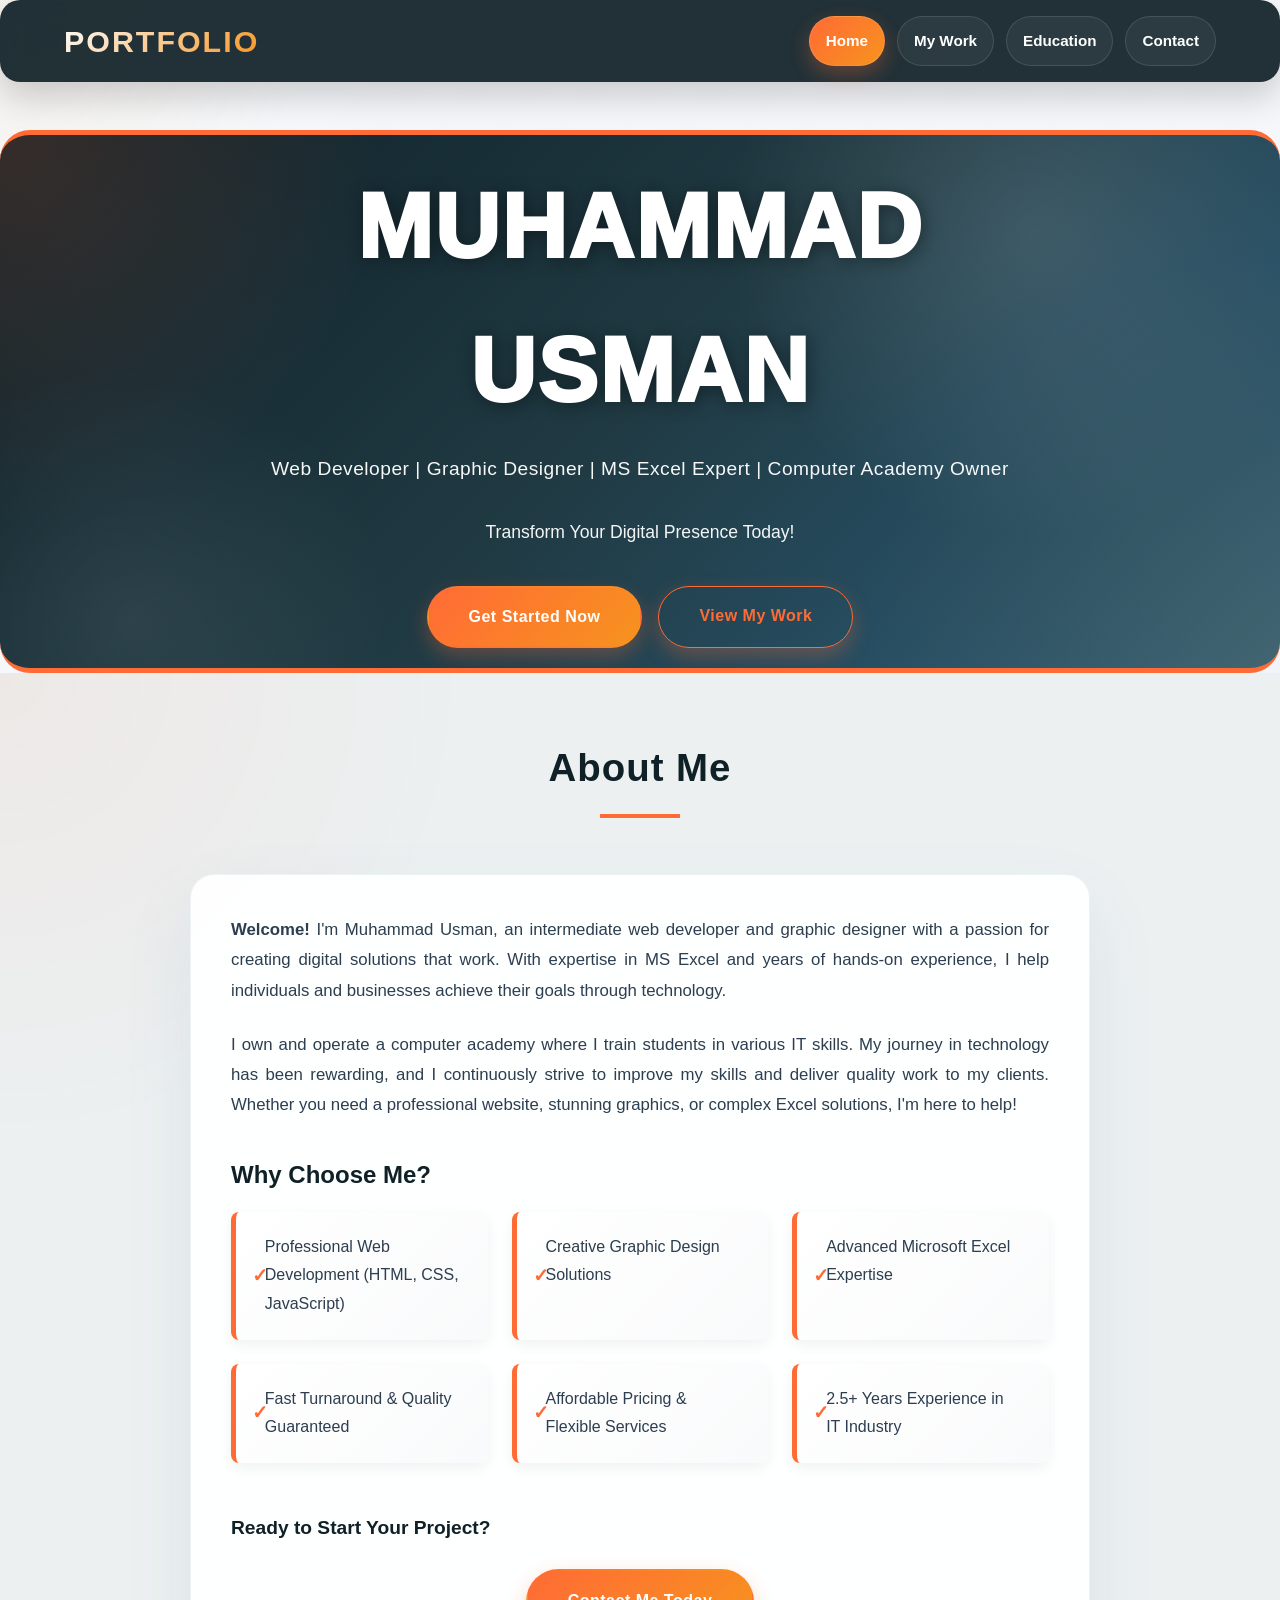
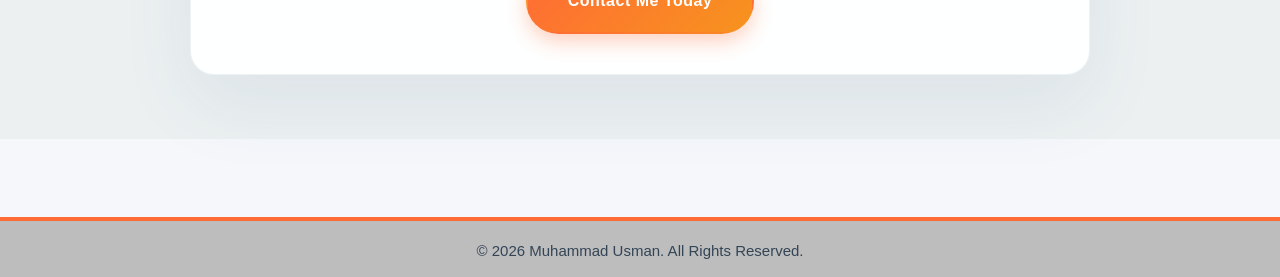
<file: index.html>
<!DOCTYPE html>
<html lang="en">
<head>
    <meta name="google-site-verification" content="bs26aPRZhvLoGX8NlHDaWf8jsWTc_P-zNp7blfCH2wk" />
    <meta charset="UTF-8">
    <meta name="viewport" content="width=device-width, initial-scale=1.0">
    <title>Muhammad Usman - Portfolio</title>
    <link rel="stylesheet" href="style.css">
</head>
<body>
    <!-- Header/Navigation -->
    <header class="header">
        <div class="container">
            <div class="logo">
                <h1>Portfolio</h1>
            </div>
            <nav class="navbar">
                <a href="index.html" class="nav-link active">Home</a>
                <a href="work.html" class="nav-link">My Work</a>
                <a href="education.html" class="nav-link">Education</a>
                <a href="contact.html" class="nav-link">Contact</a>
            </nav>
        </div>
    </header>

    <!-- Home Page Content -->
    <main class="main-content">
        <section class="hero">
            <div class="container">
                <div class="hero-content">
                    <h2 class="hero-title">MUHAMMAD USMAN</h2>
                    <p class="hero-subtitle">Web Developer | Graphic Designer | MS Excel Expert | Computer Academy Owner</p>
                    <p style="font-size: 1.1rem; margin-top: 2rem; opacity: 0.95;">Transform Your Digital Presence Today!</p>
                    <div class="hero-buttons">
                        <a href="contact.html" class="cta-btn">Get Started Now</a>
                        <a href="work.html" class="cta-btn secondary">View My Work</a>
                    </div>
                </div>
            </div>
        </section>

        <section class="about">
            <div class="container">
                <h2 class="section-title">About Me</h2>
                <div class="about-content">
                    <p><strong>Welcome!</strong> I'm Muhammad Usman, an intermediate web developer and graphic designer with a passion for creating digital solutions that work. With expertise in MS Excel and years of hands-on experience, I help individuals and businesses achieve their goals through technology.</p>
                    
                    <p>I own and operate a computer academy where I train students in various IT skills. My journey in technology has been rewarding, and I continuously strive to improve my skills and deliver quality work to my clients. Whether you need a professional website, stunning graphics, or complex Excel solutions, I'm here to help!</p>
                    
                    <h3>Why Choose Me?</h3>
                    <ul class="skills-list">
                        <li>Professional Web Development (HTML, CSS, JavaScript)</li>
                        <li>Creative Graphic Design Solutions</li>
                        <li>Advanced Microsoft Excel Expertise</li>
                        <li>Fast Turnaround & Quality Guaranteed</li>
                        <li>Affordable Pricing & Flexible Services</li>
                        <li>2.5+ Years Experience in IT Industry</li>
                    </ul>

                    <div style="text-align: center; margin-top: 3rem;">
                        <p style="font-size: 1.2rem; color: var(--primary-color); font-weight: 600; margin-bottom: 1.5rem;">Ready to Start Your Project?</p>
                        <a href="contact.html" class="cta-btn">Contact Me Today</a>
                    </div>
                </div>
            </div>
        </section>
    </main>

    <!-- Footer -->
    <footer class="footer">
        <div class="container">
            <p>&copy; 2026 Muhammad Usman. All Rights Reserved.</p>
        </div>
    </footer>
</body>
</html>
</file>
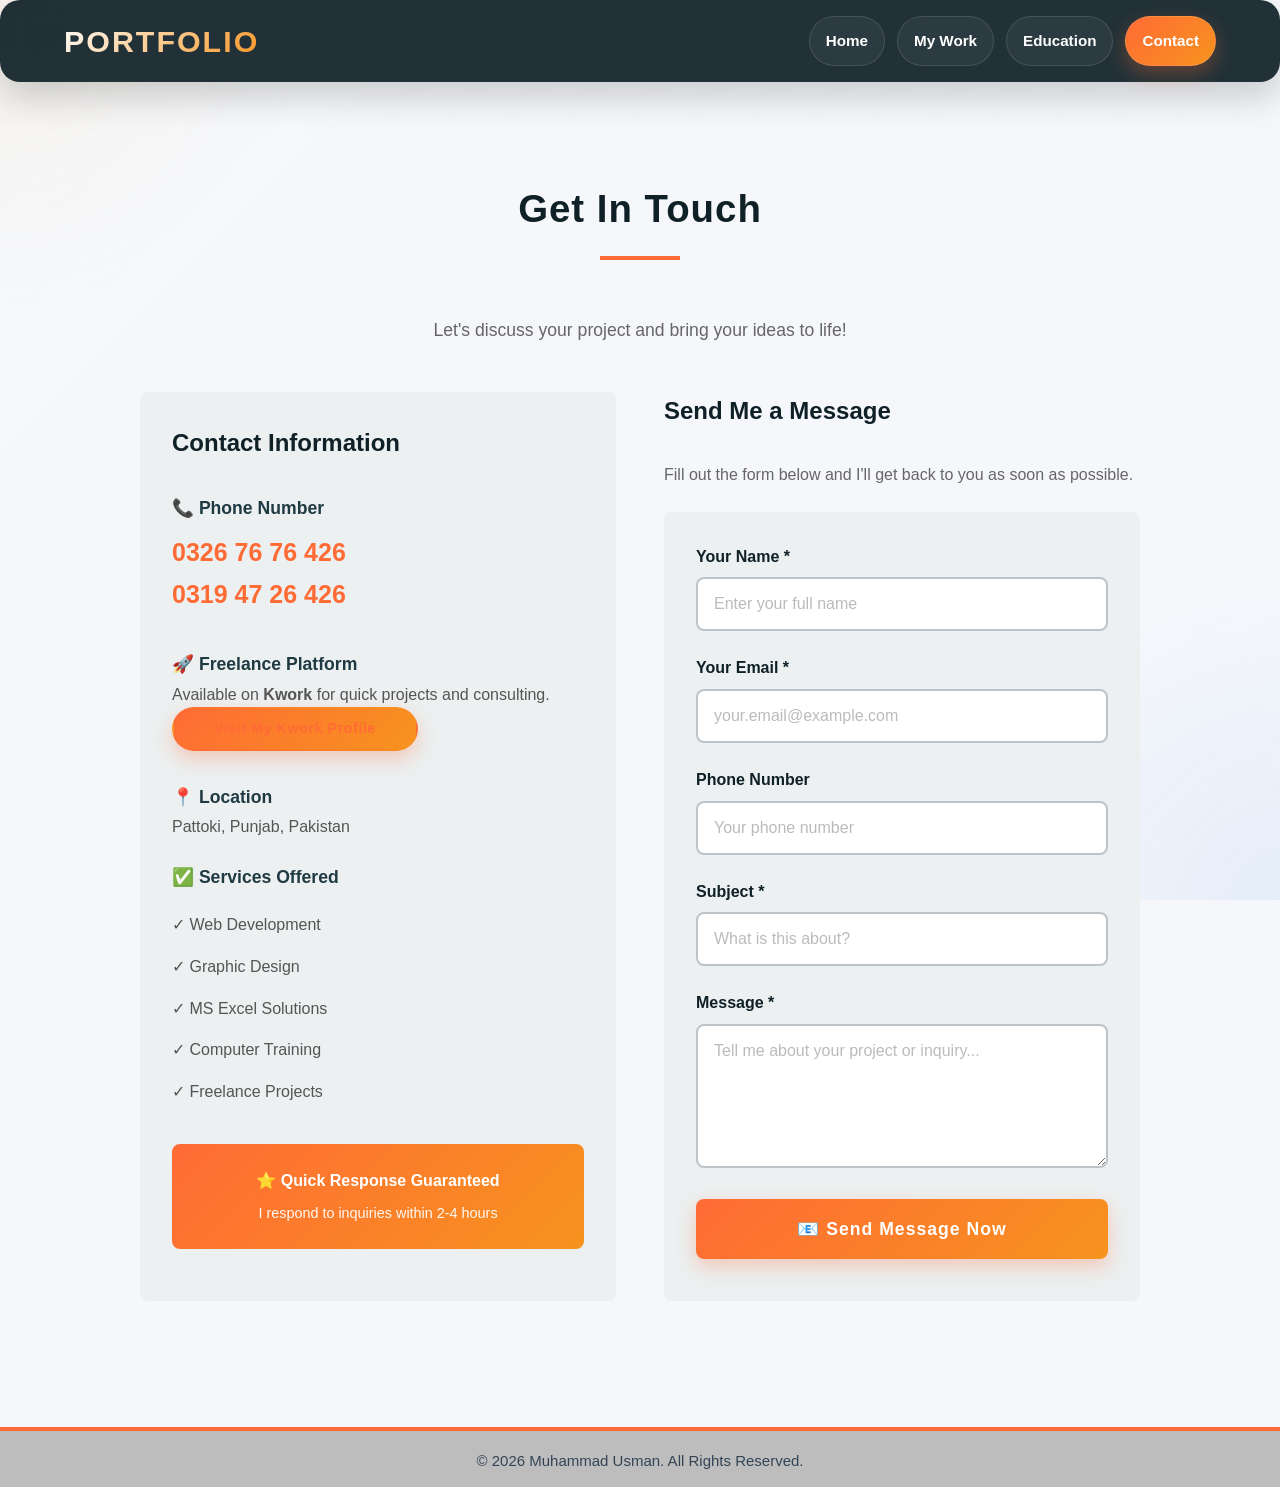
<file: contact.html>
<!DOCTYPE html>
<html lang="en">
<head>
    <meta charset="UTF-8">
    <meta name="viewport" content="width=device-width, initial-scale=1.0">
    <title>Contact - Muhammad Usman</title>
    <link rel="stylesheet" href="style.css">
</head>
<body>
    <!-- Header/Navigation -->
    <header class="header">
        <div class="container">
            <div class="logo">
                <h1>Portfolio</h1>
            </div>
            <nav class="navbar">
                <a href="index.html" class="nav-link">Home</a>
                <a href="work.html" class="nav-link">My Work</a>
                <a href="education.html" class="nav-link">Education</a>
                <a href="contact.html" class="nav-link active">Contact</a>
            </nav>
        </div>
    </header>

    <!-- Contact Page Content -->
    <main class="main-content">
        <section class="contact">
            <div class="container">
                <h2 class="section-title">Get In Touch</h2>
                <p class="section-intro">Let's discuss your project and bring your ideas to life!</p>
                
                <div class="contact-content">
                    <div class="contact-info">
                        <h3>Contact Information</h3>
                        
                        <div class="contact-item">
                            <h4>📞 Phone Number</h4>
                            <ul>
                                <li><a href="tel:03267676426">0326 76 76 426</a></li>
                                <li><a href="tel:03192726426">0319 47 26 426</a></li>
                            </ul>
                        </div>

                        <div class="contact-item">
                            <h4>🚀 Freelance Platform</h4>
                            <p>Available on <strong>Kwork</strong> for quick projects and consulting.</p>
                            <a href="https://kwork.com/user/muhammadusman3607" target="_blank" class="cta-btn" style="display: inline-block; margin-top: 0.5rem; font-size: 0.9rem;">Visit My Kwork Profile</a>
                        </div>

                        <div class="contact-item">
                            <h4>📍 Location</h4>
                            <p>Pattoki, Punjab, Pakistan</p>
                        </div>

                        <div class="contact-item">
                            <h4>✅ Services Offered</h4>
                            <ul>
                                <li>✓ Web Development</li>
                                <li>✓ Graphic Design</li>
                                <li>✓ MS Excel Solutions</li>
                                <li>✓ Computer Training</li>
                                <li>✓ Freelance Projects</li>
                              
                            </ul>
                        </div>

                        <div style="background: linear-gradient(135deg, var(--accent-color), var(--accent-light)); color: white; padding: 1.5rem; border-radius: 8px; margin-top: 1.5rem; text-align: center;">
                            <p style="font-weight: 600; margin-bottom: 0.5rem;">⭐ Quick Response Guaranteed</p>
                            <p style="font-size: 0.9rem; opacity: 0.95;">I respond to inquiries within 2-4 hours</p>
                        </div>
                    </div>

                    <div class="contact-form-section">
                        <h3>Send Me a Message</h3>
                        <p style="color: #666; margin-bottom: 1.5rem;">Fill out the form below and I'll get back to you as soon as possible.</p>
                        <form class="contact-form" id="contactForm">
                            <div class="form-group">
                                <label for="name">Your Name *</label>
                                <input type="text" id="name" name="name" required placeholder="Enter your full name">
                            </div>

                            <div class="form-group">
                                <label for="email">Your Email *</label>
                                <input type="email" id="email" name="email" required placeholder="your.email@example.com">
                            </div>

                            <div class="form-group">
                                <label for="phone">Phone Number</label>
                                <input type="tel" id="phone" name="phone" placeholder="Your phone number">
                            </div>

                            <div class="form-group">
                                <label for="subject">Subject *</label>
                                <input type="text" id="subject" name="subject" required placeholder="What is this about?">
                            </div>

                            <div class="form-group">
                                <label for="message">Message *</label>
                                <textarea id="message" name="message" rows="6" required placeholder="Tell me about your project or inquiry..."></textarea>
                            </div>
                             <button type="submit" class="submit-btn">📧 Send Message Now</button>
                            <p id="statusMsg" style="margin-top:10px; font-weight:bold;"></p>
                        </form>
                    </div>
                </div>
            </div>
        </section>
    </main>

    <!-- Footer -->
    <footer class="footer">
        <div class="container">
            <p>&copy; 2026 Muhammad Usman. All Rights Reserved.</p>
        </div>
    </footer>
    <script>
  document.getElementById('contactForm')
    .addEventListener('submit', function(e) {
    e.preventDefault();
    var data = {
      name: document.getElementById('name').value,
      email: document.getElementById('email').value,
      phone: document.getElementById('phone').value,
      subject: document.getElementById('subject').value,
      message: document.getElementById('message').value
    };
    fetch('https://script.google.com/macros/s/AKfycbwdYvibHHPXzH5-WhTQd0Vyo6G4XthnrY2A3uLBlguwGfaNttBYLJrG522arZOtYV_knQ/exec', {
      method: 'POST',
      body: JSON.stringify(data),
      mode: 'no-cors'
    })
    .then(() => {
      document.getElementById('statusMsg').innerText 
        = '✅ Your Massege is send the Admin!';
      document.getElementById('contactForm').reset();
    })
    .catch(() => {
      document.getElementById('statusMsg').innerText 
        = '❌ Try Again';
    });
  });
</script>
</body>
</html>
</file>
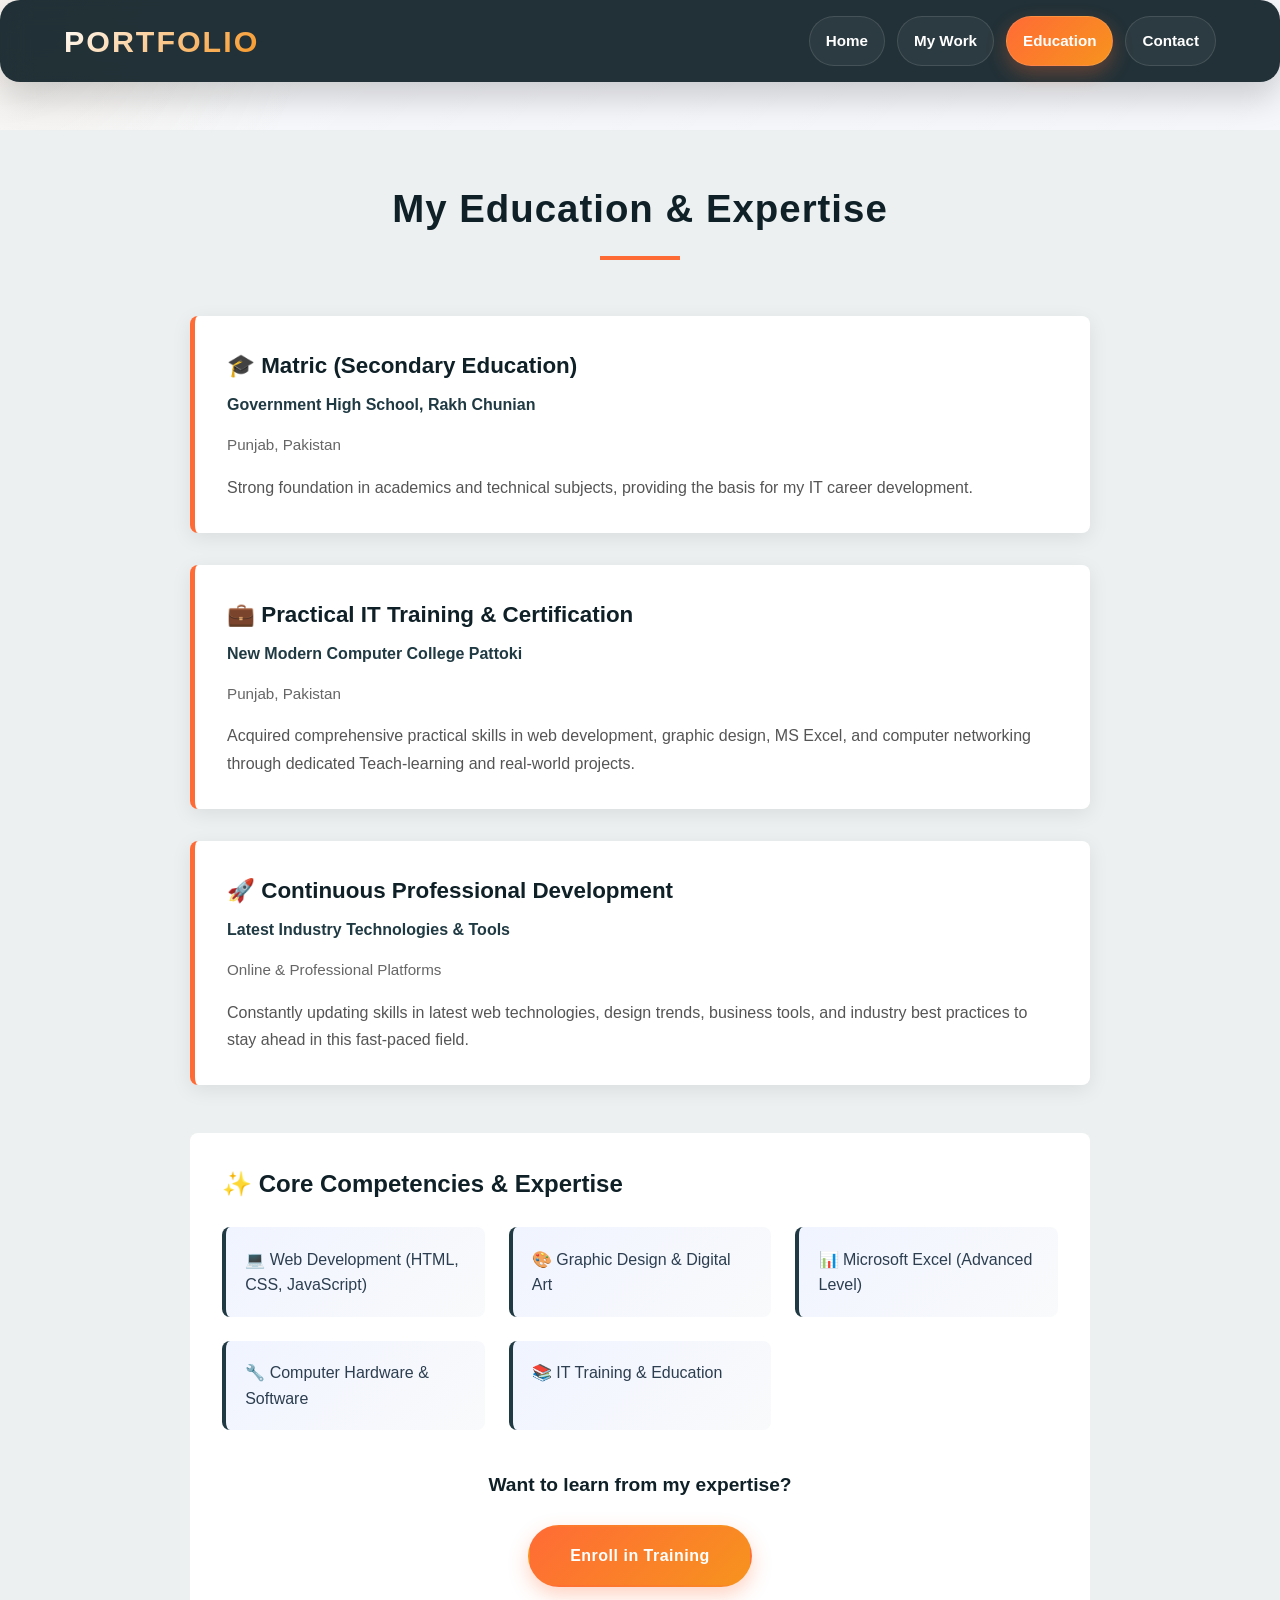
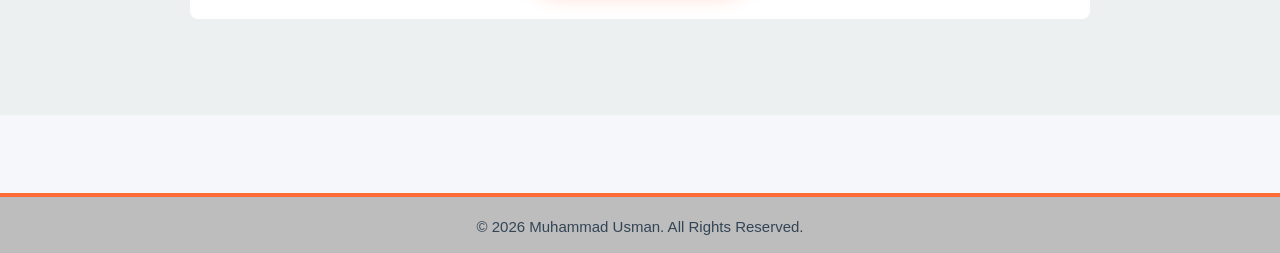
<file: education.html>
<!DOCTYPE html>
<html lang="en">
<head>
    <meta charset="UTF-8">
    <meta name="viewport" content="width=device-width, initial-scale=1.0">
    <title>Education - Muhammad Usman</title>
    <link rel="stylesheet" href="style.css">
</head>
<body>
    <!-- Header/Navigation -->
    <header class="header">
        <div class="container">
            <div class="logo">
                <h1>Portfolio</h1>
            </div>
            <nav class="navbar">
                <a href="index.html" class="nav-link">Home</a>
                <a href="work.html" class="nav-link">My Work</a>
                <a href="education.html" class="nav-link active">Education</a>
                <a href="contact.html" class="nav-link">Contact</a>
            </nav>
        </div>
    </header>

    <!-- Education Page Content -->
    <main class="main-content">
        <section class="education">
            <div class="container">
                <h2 class="section-title">My Education & Expertise</h2>
                
                <div class="education-list">
                    <div class="education-card">
                        <div class="education-header">
                            <h3>🎓 Matric (Secondary Education)</h3>
                            <p class="education-institution">Government High School, Rakh Chunian</p>
                        </div>
                        <p class="education-location">Punjab, Pakistan</p>
                        <p class="education-description">Strong foundation in academics and technical subjects, providing the basis for my IT career development.</p>
                    </div>

                    <div class="education-card">
                        <div class="education-header">
                            <h3>💼 Practical IT Training & Certification</h3>
                            <p class="education-institution">New Modern Computer College Pattoki</p>
                        </div>
                        <p class="education-location">Punjab, Pakistan</p>
                        <p class="education-description">Acquired comprehensive practical skills in web development, graphic design, MS Excel, and computer networking through dedicated Teach-learning and real-world projects.</p>
                    </div>

                    <div class="education-card">
                        <div class="education-header">
                            <h3>🚀 Continuous Professional Development</h3>
                            <p class="education-institution">Latest Industry Technologies & Tools</p>
                        </div>
                        <p class="education-location">Online & Professional Platforms</p>
                        <p class="education-description">Constantly updating skills in latest web technologies, design trends, business tools, and industry best practices to stay ahead in this fast-paced field.</p>
                    </div>
                </div>

                <div class="certifications">
                    <h3>✨ Core Competencies & Expertise</h3>
                    <ul class="expertise-list">
                        <li>💻 Web Development (HTML, CSS, JavaScript)</li>
                        <li>🎨 Graphic Design & Digital Art</li>
                        <li>📊 Microsoft Excel (Advanced Level)</li>
                        <li>🔧 Computer Hardware & Software</li>
                        <li>📚 IT Training & Education</li>
                       
                    </ul>

                    <div style="margin-top: 2.5rem; text-align: center;">
                        <p style="font-size: 1.2rem; color: var(--primary-color); font-weight: 600; margin-bottom: 1.5rem;">Want to learn from my expertise?</p>
                        <a href="contact.html" class="cta-btn">Enroll in Training</a>
                    </div>
                </div>
            </div>
        </section>
    </main>

    <!-- Footer -->
    <footer class="footer">
        <div class="container">
            <p>&copy; 2026 Muhammad Usman. All Rights Reserved.</p>
        </div>
    </footer>
</body>
</html>
</file>
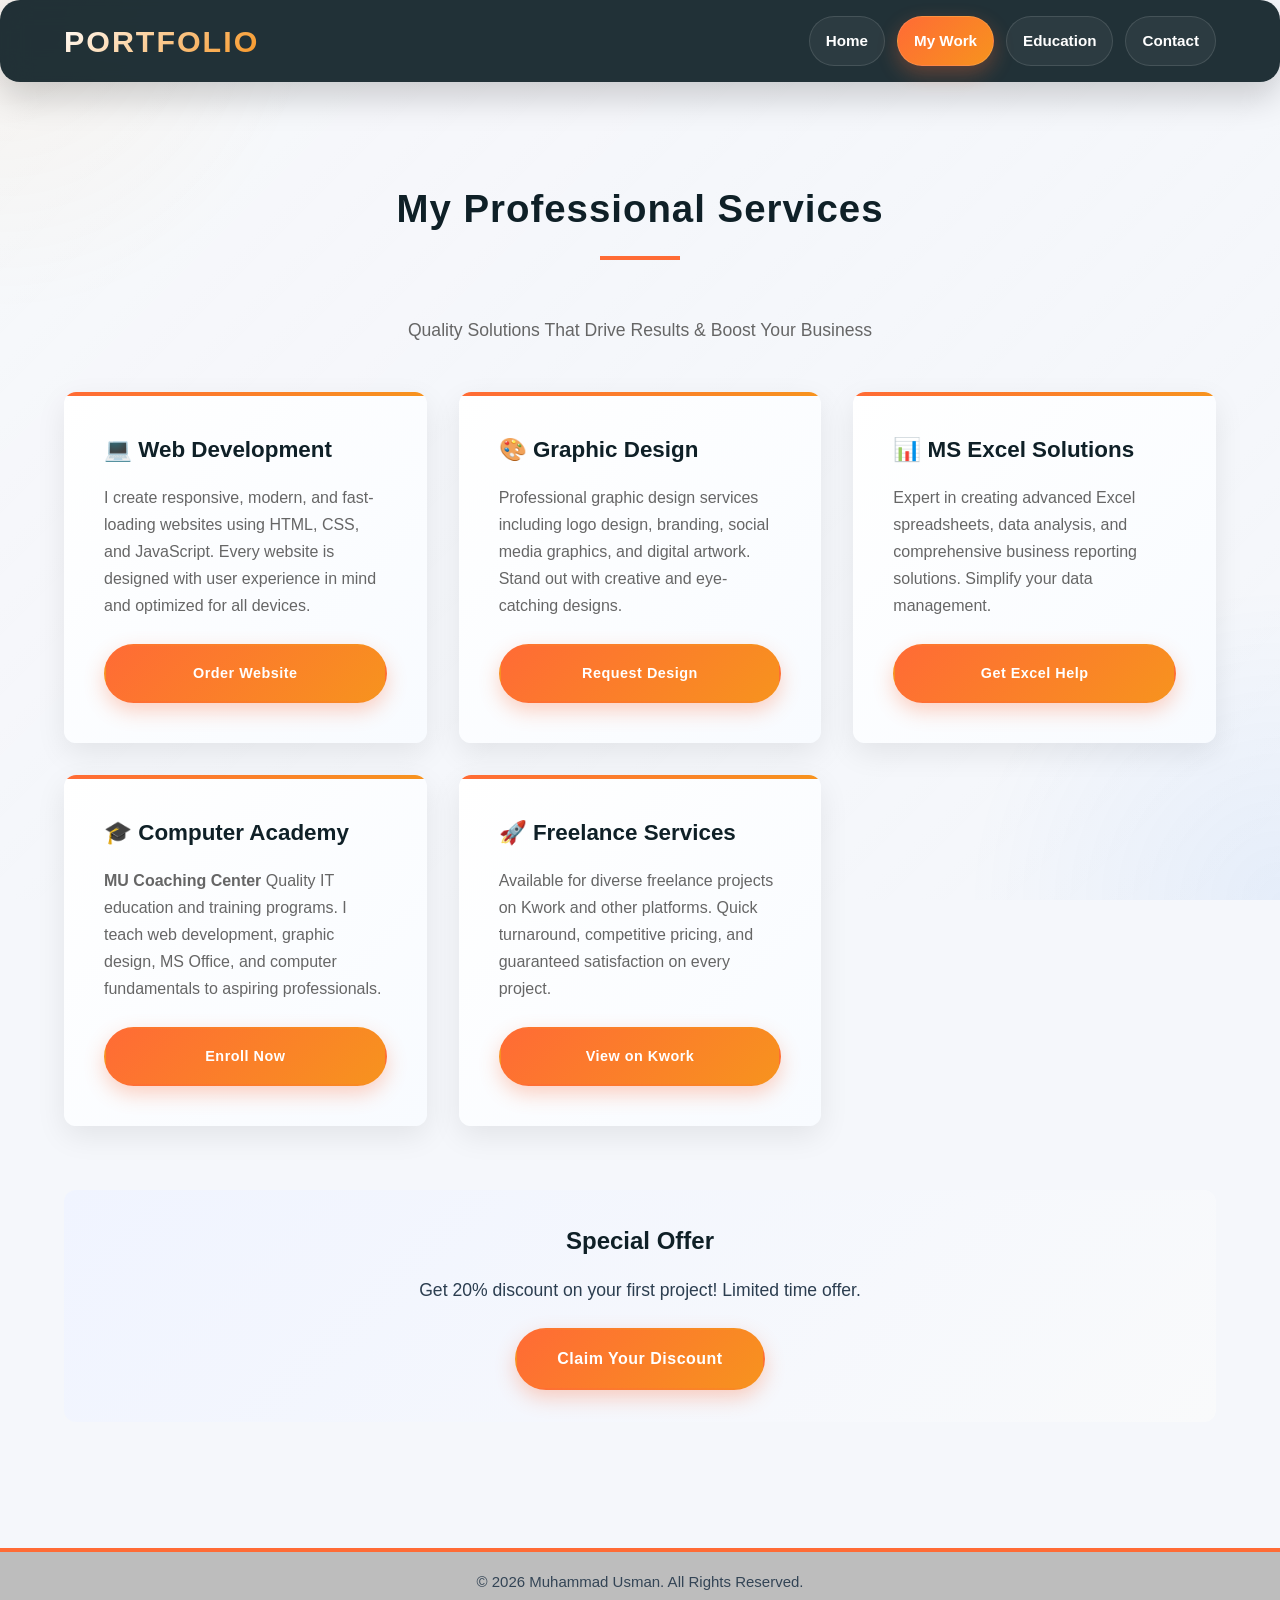
<file: work.html>
<!DOCTYPE html>
<html lang="en">
<head>
    <meta charset="UTF-8">
    <meta name="viewport" content="width=device-width, initial-scale=1.0">
    <title>My Work - Muhammad Usman</title>
    <link rel="stylesheet" href="style.css">
</head>
<body>
    <!-- Header/Navigation -->
    <header class="header">
        <div class="container">
            <div class="logo">
                <h1>Portfolio</h1>
            </div>
            <nav class="navbar">
                <a href="index.html" class="nav-link">Home</a>
                <a href="work.html" class="nav-link active">My Work</a>
                <a href="education.html" class="nav-link">Education</a>
                <a href="contact.html" class="nav-link">Contact</a>
            </nav>
        </div>
    </header>

    <!-- My Work Page Content -->
    <main class="main-content">
        <section class="work">
            <div class="container">
                <h2 class="section-title">My Professional Services</h2>
                <p class="section-intro">Quality Solutions That Drive Results & Boost Your Business</p>
                
                <div class="work-grid">
                    <div class="work-card">
                        <h3>💻 Web Development</h3>
                        <p>I create responsive, modern, and fast-loading websites using HTML, CSS, and JavaScript. Every website is designed with user experience in mind and optimized for all devices.</p>
                        <a href="https://kwork.com/user/muhammadusman3607" class="cta-btn" style="display: block; text-align: center; margin-top: 1.5rem; font-size: 0.9rem;">Order Website</a>
                    </div>

                    <div class="work-card">
                        <h3>🎨 Graphic Design</h3>
                        <p>Professional graphic design services including logo design, branding, social media graphics, and digital artwork. Stand out with creative and eye-catching designs.</p>
                        <a href="https://kwork.com/user/muhammadusman3607" class="cta-btn" style="display: block; text-align: center; margin-top: 1.5rem; font-size: 0.9rem;">Request Design</a>
                    </div>

                    <div class="work-card">
                        <h3>📊 MS Excel Solutions</h3>
                        <p>Expert in creating advanced Excel spreadsheets, data analysis, and comprehensive business reporting solutions. Simplify your data management.</p>
                        <a href="https://kwork.com/user/muhammadusman3607" class="cta-btn" style="display: block; text-align: center; margin-top: 1.5rem; font-size: 0.9rem;">Get Excel Help</a>
                    </div>

                    <div class="work-card">
                        <h3>🎓 Computer Academy</h3>
                        <p> <strong>MU Coaching Center</strong> Quality IT education and training programs. I teach web development, graphic design, MS Office, and computer fundamentals to aspiring professionals.</p>
                        <a href="contact.html" class="cta-btn" style="display: block; text-align: center; margin-top: 1.5rem; font-size: 0.9rem;">Enroll Now</a>
                    </div>

                    <div class="work-card">
                        <h3>🚀 Freelance Services</h3>
                        <p>Available for diverse freelance projects on Kwork and other platforms. Quick turnaround, competitive pricing, and guaranteed satisfaction on every project.</p>
                        <a href="https://kwork.com/user/muhammadusman3607" target="_blank" class="cta-btn" style="display: block; text-align: center; margin-top: 1.5rem; font-size: 0.9rem;">View on Kwork</a>
                    </div>

                </div>

                <div style="text-align: center; margin-top: 4rem; padding: 2rem; background: linear-gradient(135deg, #f0f4ff, #f9fafb); border-radius: 12px;">
                    <h3 style="color: var(--primary-color); margin-bottom: 1rem; font-size: 1.5rem;">Special Offer</h3>
                    <p style="font-size: 1.1rem; margin-bottom: 1.5rem;">Get 20% discount on your first project! Limited time offer.</p>
                    <a href="contact.html" class="cta-btn">Claim Your Discount</a>
                </div>
            </div>
        </section>
    </main>

    <!-- Footer -->
    <footer class="footer">
        <div class="container">
            <p>&copy; 2026 Muhammad Usman. All Rights Reserved.</p>
        </div>
    </footer>
</body>
</html>
</file>
<file: style.css>
/* ========================================
   PORTFOLIO WEBSITE - CSS STYLING
   Muhammad Usman
   ======================================== */

/* ========== GENERAL STYLES ========== */
* {
    margin: 0;
    padding: 0;
    box-sizing: border-box;
}

:root {
    --primary-color: #0f2027;
    --secondary-color: #203a43;
    --accent-color: #ff6b35;
    --accent-light: #f7931e;
    --text-color: #2c3e50;
    --light-bg: #ecf0f1;
    --border-color: #bdc3c7;
    --white: #ffffff;
    --transition: all 0.3s ease;
    --success-color: #27ae60;
    --dark-blue: #1a3a52;
    --kwork-color: #3366ff;
}

body::before {
    content: '';
    position: fixed;
    top: 0;
    left: 0;
    right: 0;
    bottom: 0;
    background: radial-gradient(circle at top left, rgba(255, 182, 83, 0.08), transparent 20%),
                radial-gradient(circle at bottom right, rgba(47, 128, 237, 0.08), transparent 20%),
                linear-gradient(135deg, rgba(255, 255, 255, 0.14), rgba(255, 255, 255, 0));
    pointer-events: none;
    z-index: -1;
}

html {
    scroll-behavior: smooth;
}

body {
    font-family: 'Segoe UI', Tahoma, Geneva, Verdana, sans-serif;
    line-height: 1.6;
    color: var(--text-color);
    background: #f5f7fb;
}

.container {
    max-width: 1200px;
    margin: 0 auto;
    padding: 0 24px;
}

/* ========== HEADER & NAVIGATION ========== */
.header {
    background: rgba(15, 32, 39, 0.92);
    color: var(--white);
    padding: 1rem 0;
    position: static;
    top: 0;
    border-radius: 20px;
    z-index: 100;
    backdrop-filter: blur(14px);
    box-shadow: 0 15px 35px rgba(0, 0, 0, 0.18);
}

.header .container {
    display: flex;
    justify-content: space-between;
    align-items: center;
    gap: 1rem;
}

.logo h1 {
    font-size: 1.9rem;
    font-weight: 800;
    letter-spacing: 2px;
    background: linear-gradient(135deg, #ffffff, #f7931e);
    -webkit-background-clip: text;
    -webkit-text-fill-color: transparent;
    background-clip: text;
    text-transform: uppercase;
}

.navbar {
    display: flex;
    gap: 0.75rem;
    flex-wrap: wrap;
    justify-content: center;
    border-radius: 20px;
}

.nav-link {
    color: var(--white);
    text-decoration: none;
    font-size: 0.95rem;
    font-weight: 600;
    padding: 0.75rem 1rem;
    border-radius: 999px;
    transition: var(--transition);
    background: rgba(255, 255, 255, 0.05);
    border: 1px solid rgba(255, 255, 255, 0.12);
}

.nav-link:hover {
    background: rgba(255, 255, 255, 0.18);
    transform: translateY(-2px);
}

.nav-link.active {
    background: linear-gradient(135deg, var(--accent-color), var(--accent-light));
    color: var(--white);
    box-shadow: 0 8px 20px rgba(255, 107, 53, 0.3);
}

/* ========== MAIN CONTENT ========== */
.main-content {
    min-height: calc(100vh - 220px);
    padding: 3rem 0;
}

/* ========== HERO SECTION ========== */
.hero {
    background: radial-gradient(circle at top left, rgba(255, 107, 53, 0.16), transparent 28%),
                radial-gradient(circle at bottom right, rgba(247, 147, 30, 0.11), transparent 30%),
                linear-gradient(135deg, #0f2027 0%, #203a43 50%, #2c5f7c 100%);
    color: var(--white);
    padding: 20px 20px;
    text-align: center;
    border-bottom: 5px solid var(--accent-color);
    border-top: 5px solid var(--accent-color);
    position: relative;
    overflow: hidden;
    border-radius: 30px;
}
.hero::before {
    content: '';
    position: absolute;
    top: -40%;
    right: -5%;
    width: 620px;
    height: 620px;
    background: radial-gradient(circle, rgba(255, 255, 255, 0.12), transparent 70%);
    border-radius: 50%;
}

.hero::after {
    content: '';
    position: absolute;
    bottom: -40%;
    left: -10%;
    width: 520px;
    height: 520px;
    background: radial-gradient(circle, rgba(255, 255, 255, 0.08), transparent 70%);
    border-radius: 50%;
}

.hero-content {
    animation: slideUp 0.8s ease;
    position: relative;
    z-index: 2;
    max-width: 860px;
    margin: 0 auto;
}

.hero-title {
    font-size: 90px;
    font-family: 'Franklin Gothic Medium', 'Arial Narrow', Arial, sans-serif;
    font-weight: 1000;
    margin-bottom: 10px;
    letter-spacing: 2px;
    text-shadow: 2px 2px 18px rgba(0, 0, 0, 0.4);
}

.hero-subtitle {
    font-size: clamp(1.2rem, 1.2vw, 1.7rem);
    opacity: 0.96;
    max-width: 780px;
    margin: 0 auto 2rem;
    font-weight: 400;
    letter-spacing: 0.5px;
    line-height: 1.7;
}

.hero-buttons {
    display: flex;
    flex-wrap: wrap;
    justify-content: center;
    gap: 1rem;
    margin-top: 2.5rem;
}

.cta-btn {
    display: inline-flex;
    align-items: center;
    justify-content: center;
    min-width: 170px;
    padding: 1rem 2rem;
    border-radius: 999px;
    text-decoration: none;
    font-weight: 700;
    letter-spacing: 0.6px;
    transition: transform 0.3s ease, box-shadow 0.3s ease, background 0.3s ease;
}

.cta-btn {
    background: linear-gradient(135deg, var(--accent-color), var(--accent-light));
    color: var(--white);
    box-shadow: 0 18px 40px rgba(255, 107, 53, 0.25);
}

.cta-btn.secondary {
    background: rgba(255, 255, 255, 0.12);
    border: 1px solid rgba(255, 255, 255, 0.24);
    color: var(--white);
}

.cta-btn:hover {
    transform: translateY(-3px) scale(1.02);
    box-shadow: 0 22px 50px rgba(255, 107, 53, 0.32);
}

.cta-btn.secondary:hover {
    background: rgba(255, 255, 255, 0.22);
}

@keyframes slideUp {
    from {
        opacity: 0;
        transform: translateY(30px);
    }
    to {
        opacity: 1;
        transform: translateY(0);
    }
}

@keyframes fadeIn {
    from {
        opacity: 0;
    }
    to {
        opacity: 1;
    }
}

@keyframes pulse {
    0%, 100% {
        box-shadow: 0 0 0 0 rgba(255, 107, 53, 0.4);
    }
    70% {
        box-shadow: 0 0 0 15px rgba(255, 107, 53, 0);
    }
}

.work-card {
    animation: fadeIn 0.6s ease forwards;
}

.work-card:nth-child(1) { animation-delay: 0.1s; }
.work-card:nth-child(2) { animation-delay: 0.2s; }
.work-card:nth-child(3) { animation-delay: 0.3s; }
.work-card:nth-child(4) { animation-delay: 0.4s; }
.work-card:nth-child(5) { animation-delay: 0.5s; }
.work-card:nth-child(6) { animation-delay: 0.6s; }

/* ========== SECTION TITLES ========== */
.section-title {
    font-size: clamp(2rem, 3vw, 2.8rem);
    color: var(--primary-color);
    margin-bottom: 2rem;
    text-align: center;
    position: relative;
    padding-bottom: 1.5rem;
    font-weight: 800;
    letter-spacing: 1px;
}

.section-title::after {
    content: '';
    display: block;
    width: 80px;
    height: 4px;
    background-color: var(--accent-color);
    margin: 1rem auto 0;
}

.section-intro {
    text-align: center;
    font-size: 1.1rem;
    color: #666;
    margin-bottom: 3rem;
}

/* ========== ABOUT SECTION ========== */
.about {
    padding: 4rem 0;
    background: radial-gradient(circle at top left, rgba(255, 107, 53, 0.06), transparent 28%),
                var(--light-bg);
}

.about-content {
    max-width: 900px;
    font-family: 'Segoe UI', Tahoma, Geneva, Verdana, sans-serif;
    margin: 0 auto;
    line-height: 1.8;
    background: rgba(255, 255, 255, 0.95);
    padding: 2.5rem;
    border-radius: 24px;
    box-shadow: 0 30px 75px rgba(44, 95, 124, 0.08);
    border: 1px solid rgba(44, 95, 124, 0.08);
}

.about-content p {
    margin-bottom: 1.5rem;
    font-size: 1.05rem;
    text-align: justify;
}

.about-content h3 {
    color: var(--primary-color);
    margin-top: 2rem;
    margin-bottom: 1rem;
    font-size: 1.5rem;
}

.skills-list {
    list-style: none;
    display: grid;
    grid-template-columns: repeat(auto-fit, minmax(250px, 1fr));
    gap: 1.5rem;
    margin-top: 1rem;
}

.skills-list li {
    background: linear-gradient(135deg, var(--white) 0%, #f9fafb 100%);
    padding: 1.3rem 1.8rem;
    border-left: 5px solid var(--accent-color);
    border-radius: 8px;
    box-shadow: 0 5px 15px rgba(0, 0, 0, 0.06);
    transition: var(--transition);
    position: relative;
}

.skills-list li::before {
    content: '✓';
    position: absolute;
    left: 1rem;
    top: 50%;
    transform: translateY(-50%);
    color: var(--accent-color);
    font-weight: bold;
    font-size: 1.2rem;
}

.skills-list li:hover {
    transform: translateX(10px);
    box-shadow: 0 8px 25px rgba(255, 107, 53, 0.15);
    border-left-color: #f7931e;
}

/* ========== WORK SECTION ========== */
.work {
    padding: 3rem 0;
}

.work-grid {
    display: grid;
    grid-template-columns: repeat(auto-fit, minmax(300px, 1fr));
    gap: 2rem;
    margin-top: 3rem;
}

.work-card {
    background: linear-gradient(135deg, var(--white) 0%, #f8fbff 100%);
    border: none;
    border-radius: 12px;
    padding: 2.5rem;
    transition: var(--transition);
    box-shadow: 0 10px 30px rgba(0, 0, 0, 0.08);
    position: relative;
    overflow: hidden;
}

.work-card::before {
    content: '';
    position: absolute;
    top: 0;
    left: 0;
    right: 0;
    height: 4px;
    background: linear-gradient(90deg, var(--accent-color), var(--accent-light));
}

.work-card:hover {
    border-color: var(--accent-color);
    box-shadow: 0 15px 40px rgba(255, 107, 53, 0.25);
    transform: translateY(-10px) scale(1.02);
}

.work-card h3 {
    color: var(--primary-color);
    margin-bottom: 1rem;
    font-size: 1.4rem;
    font-weight: 700;
}

.work-card p {
    color: #666;
    line-height: 1.7;
}

/* ========== EDUCATION SECTION ========== */
.education {
    padding: 3rem 0;
    background-color: var(--light-bg);
}

.education-list {
    max-width: 900px;
    margin: 2rem auto;
}

.education-card {
    background-color: var(--white);
    padding: 2rem;
    margin-bottom: 2rem;
    border-left: 5px solid var(--accent-color);
    border-radius: 8px;
    box-shadow: 0 5px 20px rgba(0, 0, 0, 0.08);
    transition: var(--transition);
    animation: slideUp 0.6s ease forwards;
}

.education-card:nth-child(1) { animation-delay: 0.1s; }
.education-card:nth-child(2) { animation-delay: 0.2s; }
.education-card:nth-child(3) { animation-delay: 0.3s; }

.education-card:hover {
    box-shadow: 0 10px 30px rgba(255, 107, 53, 0.15);
    transform: translateY(-5px);
    border-left-color: var(--accent-light);
}

.education-header {
    margin-bottom: 1rem;
}

.education-header h3 {
    color: var(--primary-color);
    font-size: 1.4rem;
    margin-bottom: 0.5rem;
}

.education-institution {
    color: var(--secondary-color);
    font-weight: 600;
    font-size: 1rem;
}

.education-location {
    color: #666;
    font-size: 0.95rem;
    margin: 0.5rem 0;
}

.education-description {
    color: #555;
    line-height: 1.7;
    margin-top: 1rem;
}

.certifications {
    max-width: 900px;
    margin: 3rem auto;
    background-color: var(--white);
    padding: 2rem;
    border-radius: 8px;
}

.certifications h3 {
    color: var(--primary-color);
    margin-bottom: 1.5rem;
    font-size: 1.5rem;
}

.expertise-list {
    list-style: none;
    display: grid;
    grid-template-columns: repeat(auto-fit, minmax(200px, 1fr));
    gap: 1.5rem;
}

.expertise-list li {
    background: linear-gradient(135deg, #f0f4ff 0%, #f9fafb 100%);
    padding: 1.2rem;
    border-radius: 8px;
    border-left: 4px solid var(--secondary-color);
    transition: var(--transition);
    animation: slideUp 0.5s ease forwards;
}

.expertise-list li:nth-child(1) { animation-delay: 0.1s; }
.expertise-list li:nth-child(2) { animation-delay: 0.15s; }
.expertise-list li:nth-child(3) { animation-delay: 0.2s; }
.expertise-list li:nth-child(4) { animation-delay: 0.25s; }
.expertise-list li:nth-child(5) { animation-delay: 0.3s; }
.expertise-list li:nth-child(6) { animation-delay: 0.35s; }

.expertise-list li:hover {
    background: linear-gradient(135deg, #e8ecff 0%, #f5f7ff 100%);
    transform: translateX(8px) translateY(-2px);
    border-left-color: var(--accent-color);
    box-shadow: 0 5px 15px rgba(255, 107, 53, 0.1);
}

/* ========== CONTACT SECTION ========== */
.contact {
    padding: 3rem 0;
}

.contact-content {
    display: grid;
    grid-template-columns: 1fr 1fr;
    gap: 3rem;
    margin-top: 3rem;
    max-width: 1000px;
    margin-left: auto;
    margin-right: auto;
}

.contact-info {
    background-color: var(--light-bg);
    padding: 2rem;
    border-radius: 8px;
}

.contact-info h3 {
    color: var(--primary-color);
    margin-bottom: 2rem;
    font-size: 1.5rem;
}

.contact-item {
    margin-bottom: 2rem;
}

.contact-item h4 {
    color: var(--secondary-color);
    margin-bottom: 0.8rem;
    font-size: 1.1rem;
}

.contact-item p,
.contact-item a {
    color: #555;
    line-height: 0.5;
}

.contact-item a {
    color: var(--accent-color);
    text-decoration: none;
    font-size: 25px;
    font-weight: 600;
    transition: var(--transition);
}

.contact-item a:hover {
    text-decoration: underline;
    color: var(--primary-color);
}

.contact-item ul {
    list-style: none;
}

.contact-item ul li {
    padding: 0.5rem 0;
    color: #555;
}

.contact-item ul li a {
    display: inline-block;
}

/* ========== CONTACT FORM ========== */
.contact-form-section h3 {
    color: var(--primary-color);
    margin-bottom: 2rem;
    font-size: 1.5rem;
}

.contact-form {
    background-color: var(--light-bg);
    padding: 2rem;
    border-radius: 8px;
}

.form-group {
    margin-bottom: 1.5rem;
}

.form-group label {
    display: block;
    margin-bottom: 0.5rem;
    color: var(--primary-color);
    font-weight: 600;
    font-size: 1rem;
}

.form-group input,
.form-group textarea {
    width: 100%;
    padding: 1rem;
    border: 2px solid var(--border-color);
    border-radius: 8px;
    font-family: inherit;
    font-size: 1rem;
    transition: var(--transition);
    background-color: var(--white);
}

.form-group input::placeholder,
.form-group textarea::placeholder {
    color: #bbb;
}

.form-group input:focus,
.form-group textarea:focus {
    outline: none;
    border-color: var(--accent-color);
    box-shadow: 0 0 15px rgba(255, 107, 53, 0.2);
    background-color: #fafafa;
}

.submit-btn {
    width: 100%;
    padding: 1.2rem;
    background: linear-gradient(135deg, var(--accent-color) 0%, var(--accent-light) 100%);
    color: var(--white);
    border: none;
    border-radius: 8px;
    font-size: 1.1rem;
    font-weight: 700;
    cursor: pointer;
    transition: var(--transition);
    box-shadow: 0 8px 20px rgba(255, 107, 53, 0.3);
    letter-spacing: 1px;
}

.submit-btn:hover {
    transform: translateY(-3px);
    box-shadow: 0 12px 30px rgba(255, 107, 53, 0.4);
}

.submit-btn:active {
    transform: translateY(-1px);
}

.cta-btn {
    display: inline-block;
    padding: 1rem 2.5rem;
    background: linear-gradient(135deg, var(--accent-color) 0%, var(--accent-light) 100%);
    color: var(--white);
    text-decoration: none;
    border-radius: 50px;
    font-weight: 700;
    transition: var(--transition);
    box-shadow: 0 8px 20px rgba(255, 107, 53, 0.3);
    border: 2px solid transparent;
    letter-spacing: 0.5px;
}

.cta-btn:hover {
    transform: translateY(-3px);
    box-shadow: 0 12px 30px rgba(255, 107, 53, 0.4);
}

.cta-btn.secondary {
    background: transparent;
    color: var(--accent-color);
    border-color: var(--accent-color);
}

.cta-btn.secondary:hover {
    background: var(--accent-color);
    color: var(--white);
}

/* ========== FOOTER ========== */
.footer {
    text-align: center;
    padding: 3px 3px;
    margin-top: 30px;
    border-top: 4px solid #ff6b35;
    background: #bdbdbd;
    height: 60px;
}

.footer p {
    font-size:15px;
    opacity: 0.95;
    padding-top: 15px;
}

.footer a {
    color: var(--accent-light);
    text-decoration: none;
    font-weight: 600;
    transition: var(--transition);
}

.footer a:hover {
    text-decoration: underline;
}

/* ========== RESPONSIVE DESIGN ========== */
@media (max-width: 768px) {
    .header .container {
        flex-direction: column;
        gap: 1.5rem;
    }

    .navbar {
        gap: 1rem;
        flex-wrap: wrap;
        justify-content: center;
    }

    .nav-link {
        font-size: 0.9rem;
        padding: 0.4rem 0.8rem;
    }

    .hero-title {
        font-size: 2.5rem;
    }

    .hero-subtitle {
        font-size: 1.1rem;
    }

    .section-title {
        font-size: 2rem;
    }

    .work-grid {
        grid-template-columns: 1fr;
    }

    .contact-content {
        grid-template-columns: 1fr;
    }

    .skills-list,
    .expertise-list {
        grid-template-columns: 1fr;
    }

    .logo h1 {
        font-size: 1.4rem;
    }

    .cta-btn {
        display: block;
        width: 100%;
        margin: 0.5rem 0;
        text-align: center;
    }
}

@media (max-width: 480px) {
    .navbar {
        gap: 0.5rem;
    }

    .nav-link {
        font-size: 0.8rem;
        padding: 0.3rem 0.6rem;
    }

    .hero-title {
        font-size: 2rem;
    }

    .hero-subtitle {
        font-size: 1rem;
    }

    .section-title {
        font-size: 1.5rem;
    }

    .about-content p {
        text-align: left;
    }

    .logo h1 {
        font-size: 1.2rem;
    }
}
</file>
